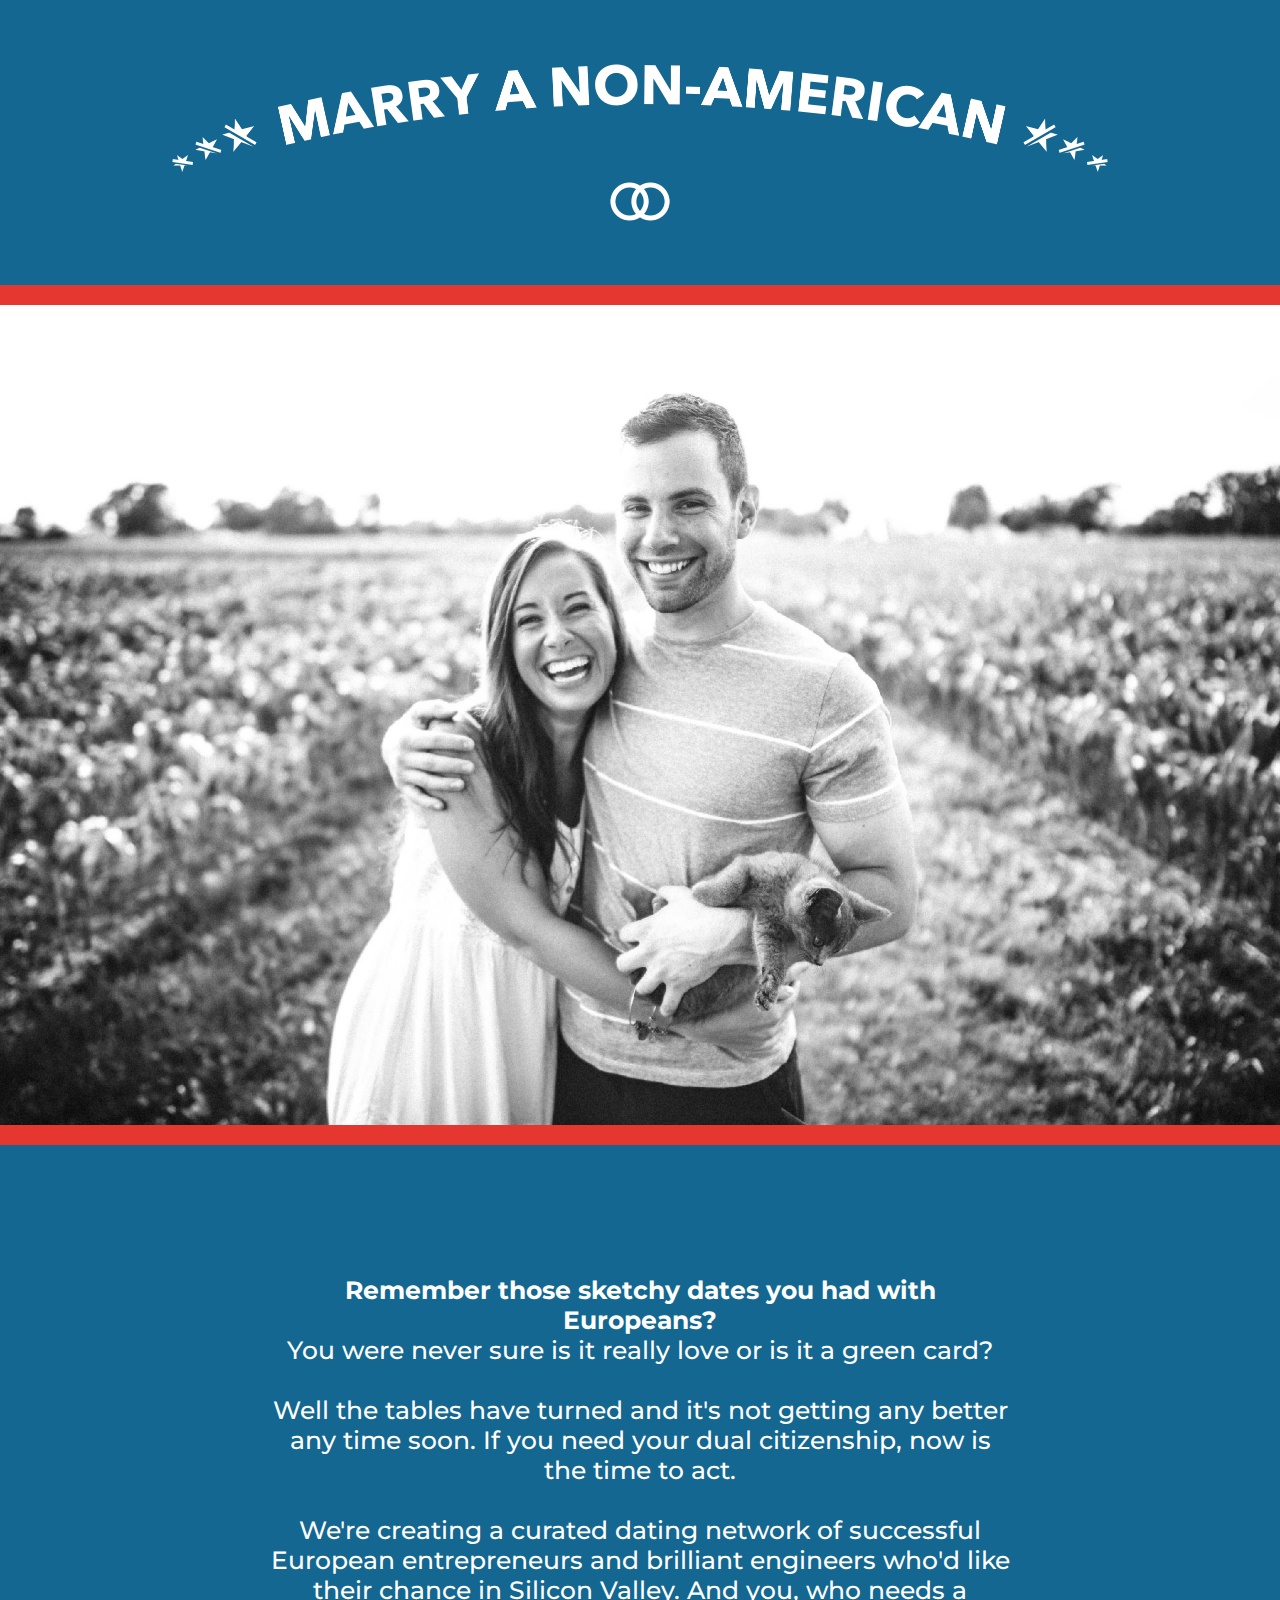
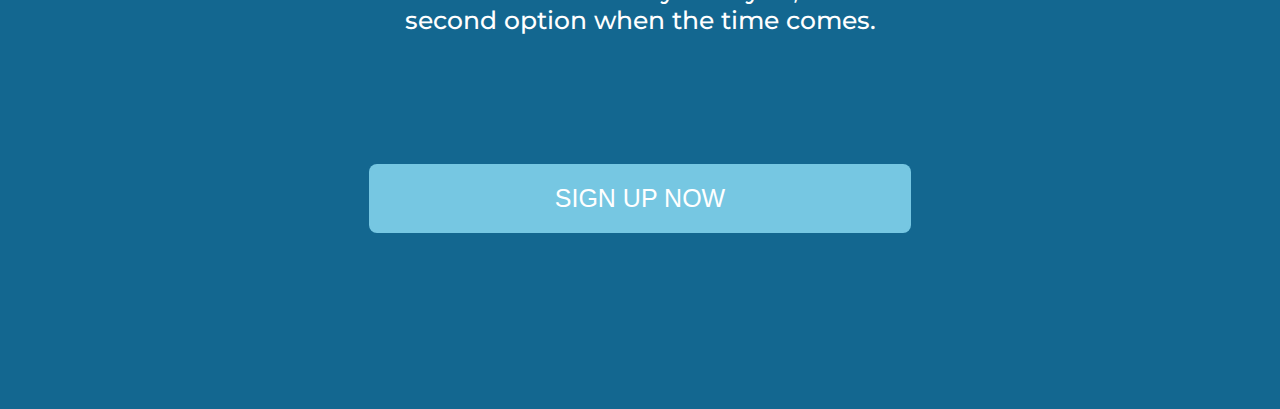
<file: home.html>
<!doctype html>
<html lang="en">

<head>
    <title>Marry a non-american!</title>
    <meta http-equiv="Content-type" content="text/html; charset=UTF-8"/>
    <link rel="stylesheet" href="styles/main.css" type="text/css" media="screen, print"/>
    <link href="https://fonts.googleapis.com/css?family=Montserrat:400,700" rel="stylesheet">
    <!-- <script src="scripts/main.js"></script> -->
    <meta property="og:image" content="http://www.marryanonamerican.com/assets/social-share.jpg">
</head>

<!-- Hotjar Tracking Code for http://www.marryanonamerican.com -->
<script>
    (function(h,o,t,j,a,r){
        h.hj=h.hj||function(){(h.hj.q=h.hj.q||[]).push(arguments)};
        h._hjSettings={hjid:331623,hjsv:5};
        a=o.getElementsByTagName('head')[0];
        r=o.createElement('script');r.async=1;
        r.src=t+h._hjSettings.hjid+j+h._hjSettings.hjsv;
        a.appendChild(r);
    })(window,document,'//static.hotjar.com/c/hotjar-','.js?sv=');
</script>
<!-- End of Hotjar Tracking Code for http://www.marryanonamerican.com -->

<body>

<!-- Google Analytics Tracking Code for http://www.marryanonamerican.com -->

  <script>
  (function(i,s,o,g,r,a,m){i['GoogleAnalyticsObject']=r;i[r]=i[r]||function(){
  (i[r].q=i[r].q||[]).push(arguments)},i[r].l=1*new Date();a=s.createElement(o),
  m=s.getElementsByTagName(o)[0];a.async=1;a.src=g;m.parentNode.insertBefore(a,m)
  })(window,document,'script','https://www.google-analytics.com/analytics.js','ga');

  ga('create', 'UA-87135715-1', 'auto');
  ga('send', 'pageview');

</script>

<!-- End of Google Analytics Tracking Code for http://www.marryanonamerican.com -->


    <div class="container blue heading-container">
        <img src="assets/heading-banner2x.png" class="heading-img">
    </div>
    <div class="container red divider"></div>
    <div class="container img-container"></div>
    <div class="container red divider"></div>
    <div class="container blue bottom-container">
      <p>
<br><strong>Remember those sketchy dates you had with Europeans?</strong><br>You were never sure is it really love or is it a green card?<br>
<br>Well the tables have turned and it's not getting any better any time soon. If you need your dual citizenship, now is the time to act.<br>
<br>We're creating a curated dating network of successful European entrepreneurs and brilliant engineers who'd like their chance in Silicon Valley. And you, who needs a second option when the time comes.
</p>
        <form action="https://goo.gl/forms/uM0bUTorcnw5KxsK2">

  <!--          <input type="email" placeholder="your e-mail adress" class="email-field"> -->
            <input type="submit" value="SIGN UP NOW" class="submit-button">
    </div>
</body>
</html>
</file>
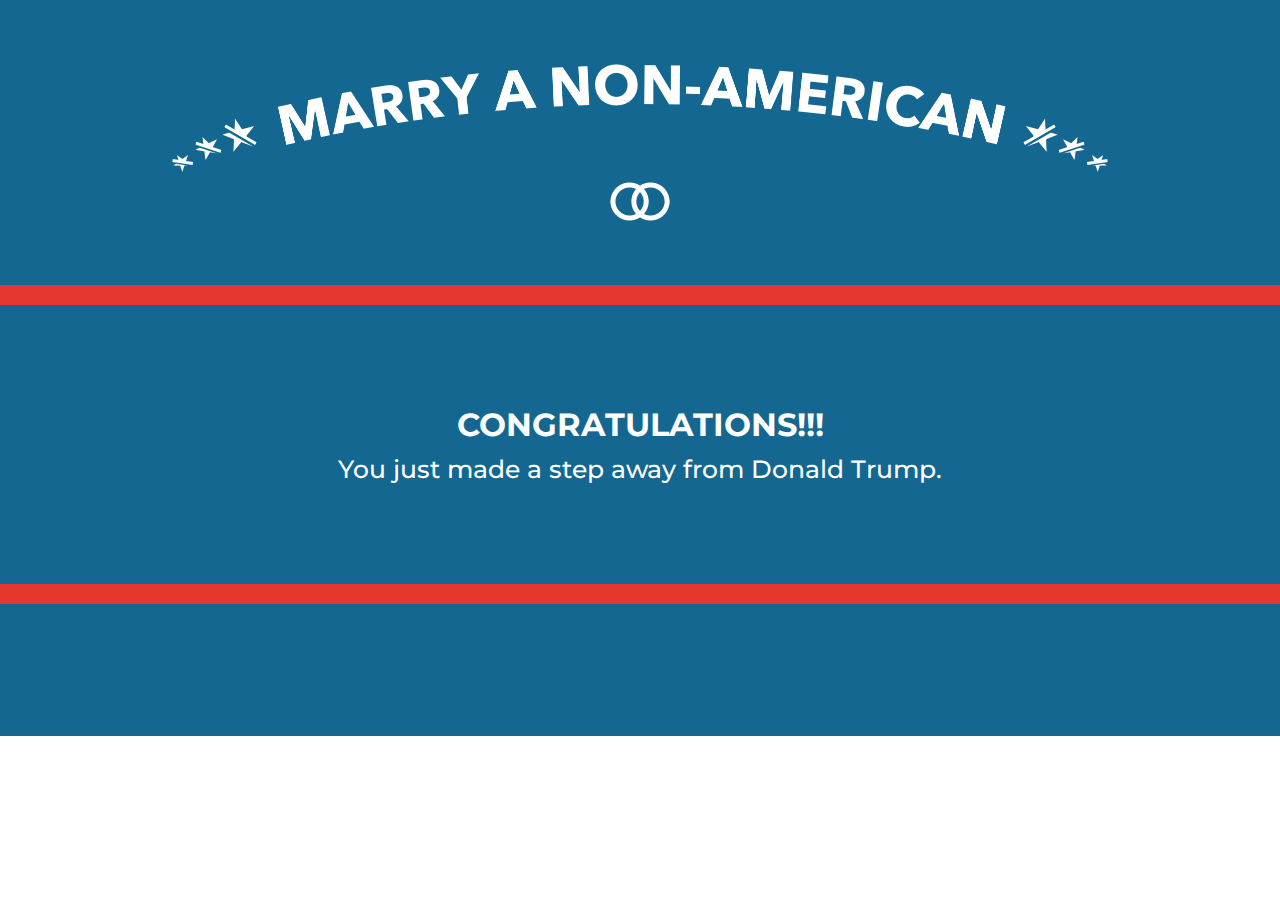
<file: thanks.html>
<!doctype html>
<html lang="en">

<head>
    <title>Marry a non-american!</title>
    <meta http-equiv="Content-type" content="text/html; charset=UTF-8"/>
    <link rel="stylesheet" href="styles/main.css" type="text/css" media="screen, print"/>
    <link href="https://fonts.googleapis.com/css?family=Montserrat:400,700" rel="stylesheet">
    <!-- <script src="scripts/main.js"></script> -->
</head>
<body>
  <script>
  (function(i,s,o,g,r,a,m){i['GoogleAnalyticsObject']=r;i[r]=i[r]||function(){
  (i[r].q=i[r].q||[]).push(arguments)},i[r].l=1*new Date();a=s.createElement(o),
  m=s.getElementsByTagName(o)[0];a.async=1;a.src=g;m.parentNode.insertBefore(a,m)
  })(window,document,'script','https://www.google-analytics.com/analytics.js','ga');

  ga('create', 'UA-87135715-1', 'auto');
  ga('send', 'pageview');

</script>
    <div class="container blue heading-container">
        <img src="assets/heading-banner2x.png" class="heading-img">
    </div>
    <div class="container red divider"></div>
    <div class="container blue">
      <h1>CONGRATULATIONS!!!</h1>
      <p class="step-away">You just made a step away from Donald Trump.</p>
    </div>
    <div class="container red divider"></div>
    <div class="container blue bottom-container">
    </div>
</body>
</html>
</file>
<file: styles/main.css>
*, *:before, *:after {
    box-sizing: border-box;
}
html, body{
    margin: 0;
    padding: 0;
    font-family: 'Montserrat', sans-serif;
    color: #ffffff;
}

h1{
text-align: center;
padding-top: 100px;
margin: 0px;
padding-bottom: 10px;

}

p.step-away{
  margin: 0px;
  padding-bottom: 100px;
}

p{
    font-size: 25px;
    font-weight: 500;
    font-style: normal;
    font-stretch: normal;
    text-align: center;
    font-family: 'Montserrat', sans-serif;
}
.container{
    width: 100%;
}
.blue{
    background-color: #136790;
}
.red{
    background-color: #e5362f;
}
.divider{
    height: 20px;
}
.heading-container{
    padding: 64px 5%;
}
.heading-img{
    width: 100%;
    margin: 0 auto;
    max-width: 940px;
    display: block;
}
.img-container{
    background-image: url("../assets/main-img.jpg");
    background-position: center;
    background-size: cover;
    height: 820px;
}

input{
    width: 90%;
    max-width: 542px;
    height: 69px;
    border-radius: 8px;
    margin: 0 auto;
    display: block;
    font-size: 25px;
}

.email-field{
    background-color: #ffffff;
    border: solid 3px #1b91b9;
    margin-bottom: 22px;
    color: #878787;
    padding-left: 25px;
}
.submit-button{
    background-color: #76c7e2;
    color: white;
    border: 0;
    margin-bottom: 144px;
    cursor: pointer;

}
.bottom-container{
    padding: 100px 5% 32px 5%;
}
.bottom-container p{
    margin: 0 auto 129px auto;
    display: block;
    max-width: 740px;
}


@media (max-width: 600px) {
    p, input{
        font-size: 16px;
    }
    input{
        height: 50px;
    }
    .divider{
        height: 10px;
    }
    .img-container{
        height: 300px;
    }
    .submit-button{
        margin-bottom: 50px;
    }
    .bottom-container{
        padding: 50px 5%;
    }
    .bottom-container p{
        margin: 0 auto 50px auto;
    }
}
</file>
